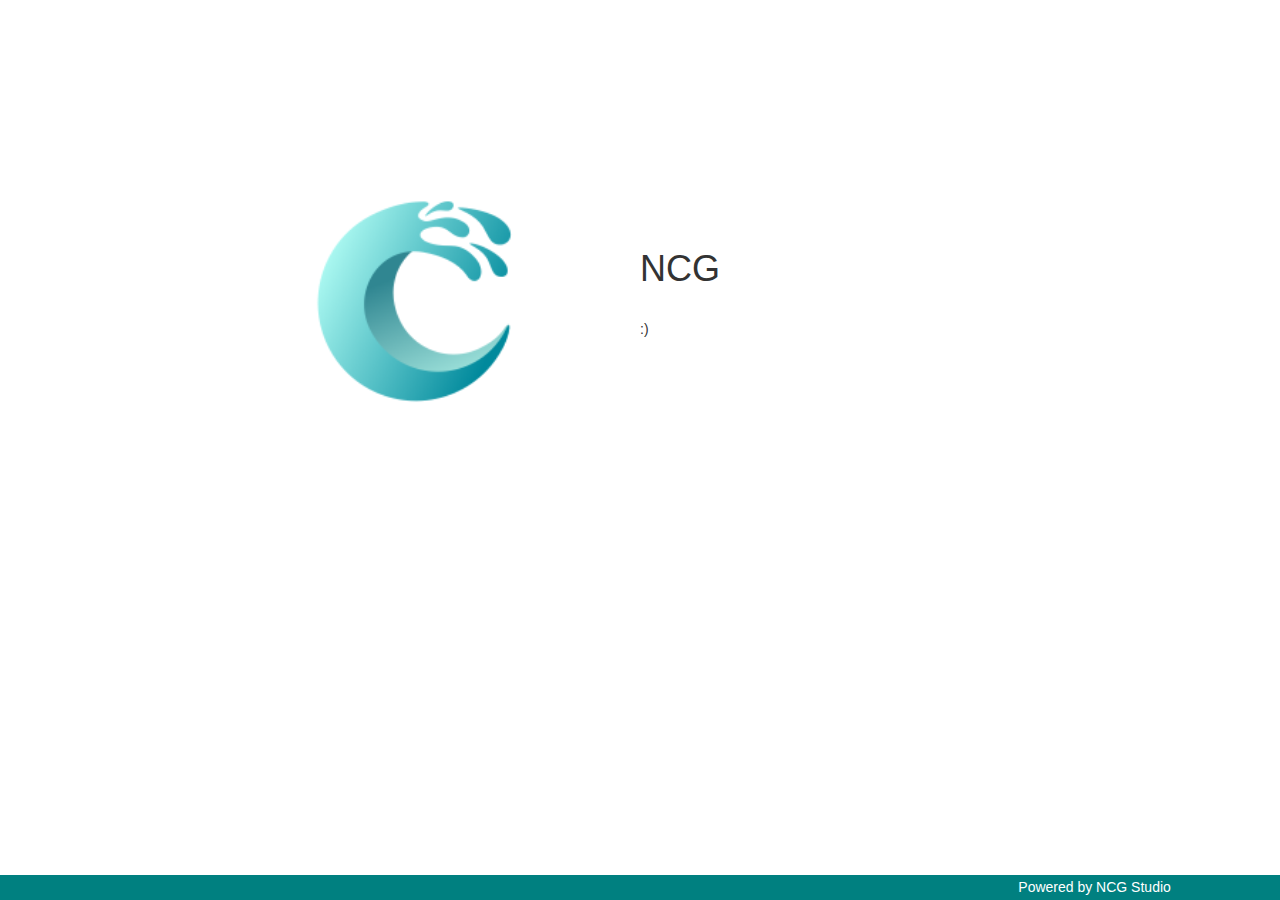
<file: index.html>
<!DOCTYPE html>
<html lang="zh" class=""><head><meta http-equiv="Content-Type" content="text/html; charset=UTF-8">
    
    <meta name="viewport" content="width=device-width, initial-scale=1, maximum-scale=1.0">
    <title>NCG</title>
    <link href="./bootstrap.min.css" rel="stylesheet">
    <link href="./error.css" type="text/css" rel="stylesheet" media="screen,projection">
<body>
<div id="errorbox"><div id="cnt"><div class="logo">
            <img src="./NCGs.png" height="256" width="256"></div>
        <div class="content">
            <h1>NCG</h1><br>
            :)</div></div></div>
<div id="footer" class="row navbar-fixed-bottom">
    <div class="col-md-11" id="copyright">Powered by NCG Studio</div></div>
</body></html>
</file>
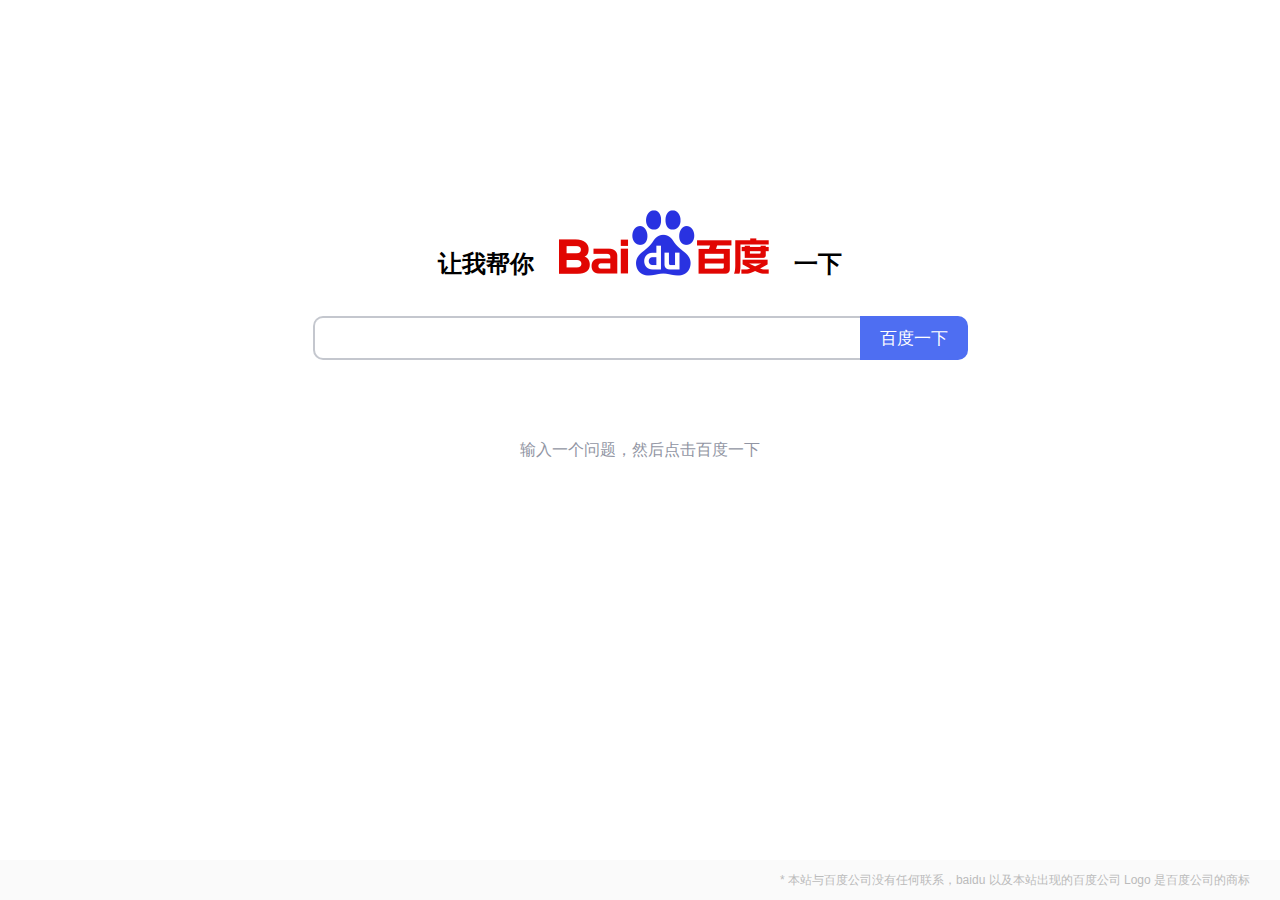
<file: baidu/index.html>
<!DOCTYPE html>
<html xmlns="http://www.w3.org/1999/xhtml">
<head>
    <meta charset="utf-8">
    <meta name="renderer" content="webkit">
    <meta http-equiv="X-UA-Compatible" content="IE=edge">
    <meta http-equiv="Cache-Control" content="no-transform">
    <meta http-equiv="Cache-Control" content="no-siteapp">
    <meta name="viewport" content="width=device-width, initial-scale=1">
    
    <title>让我帮你百度一下 | Let Me Baidu That For You</title>
    
    <link rel="shortcut icon" href="favicon.ico">
    <link rel="stylesheet" href="css/style.css" />
    
    <script src="js/jquery.min.js"></script>
    <script src="js/base64.min.js"></script>
    <script src="js/clipboard.min.js"></script>
    <script src="js/script.js"></script>
</head>
<body>
    <section id="search">
        <div class="search-header">
            <h2>
                <span class="let-me">让我帮你</span> 
                <img src="img/baidu_logo.png" alt="百度" title="让我帮你百度一下"> 
                <span class="for-you">一下</span>
            </h2>
        </div>
        
        <form id="search-form">
            <div class="search-form-group">
                <div class="search-form-input">
                    <input type="search" id="kw" maxlength="255" autocomplete="off" required>
                </div>
                <button id="search-submit">百度一下</button>
            </div>
        </form>
    </section>
    
    <section id="function">
        <p id="tips">输入一个问题，然后点击百度一下</p>
        
        <button id="stop">快停下！我是自己人</button>
        
        <div id="output">
            <textarea id="url-output" rows="3" readonly></textarea>
            <div class="tool-btns">
                <button data-clipboard-target="#url-output">复制</button>
                <button id="preview">预览</button>
            </div>
        </div>
    </section>
    
    <footer id="footer">
        <ul class="footer-right">
            <li>* 本站与百度公司没有任何联系，baidu 以及本站出现的百度公司 Logo 是百度公司的商标</li>
        </ul>
    </footer>
    
    <div id="arrow"></div>
</body>
</html>
</file>
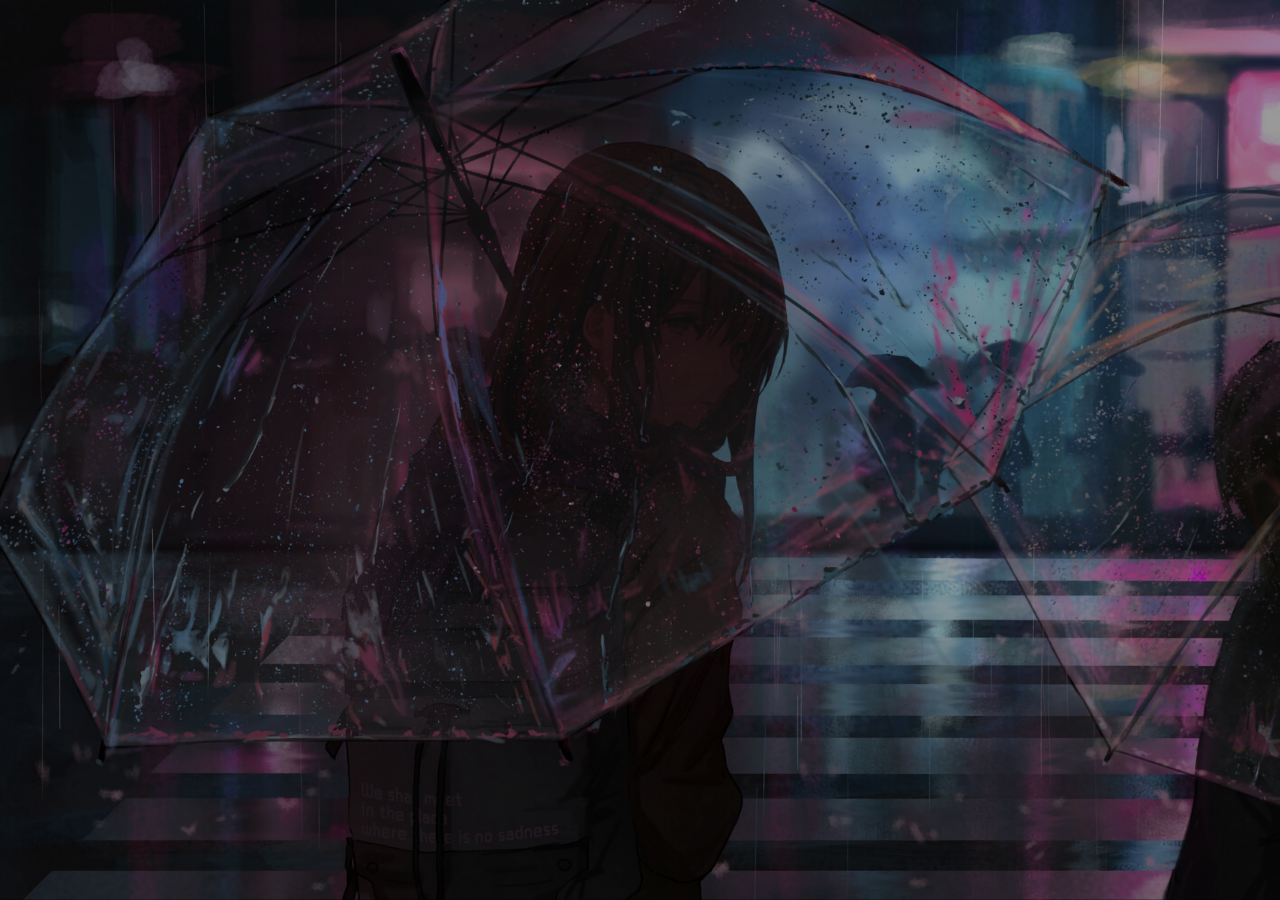
<file: loadscreen-gmod/index.html>
<!DOCTYPE html>
<html lang="zh">
  <head>
    <meta charset="UTF-8" />
    <meta name="viewport" content="width=device-width, initial-scale=1.0" />
    <meta http-equiv="X-UA-Compatible" content="ie=edge" />
    <script type="text/javascript">
      document.write(
        '<link rel="stylesheet" href="css/main.css?' + Math.random() + '">'
      );
    </script>
    <link
      href="https://fonts.googleapis.com/css?family=Ubuntu|Ubuntu+Condensed|Ubuntu+Mono&display=swap"
      rel="stylesheet"
    />
    <!-- <link rel="stylesheet" href="css/main.css" /> -->
    <title>Loading Screen</title>
  </head>
  <body>
    <div class="background"></div>
    <div class="overhaul"></div>

    <nav>
      <div id="announcement"></div>
      <span id="map">你正在玩 </span>
      <span id="steamid"></span>
    </nav>

    <div id="debug"></div>

    <main>
      <div class="title">
        <h2>欢迎,</h2>
        <h1 id="title"></h1>
        <div id="history"></div>
      </div>
      <div class="under-nav"></div>
      <div class="loading-box"></div>
    </main>

    <script src="js/lib/jquery-3.4.1.min.js"></script>
    <script type="text/javascript">
      document.write(
        '<script src="js/config.js?' + Math.random() + '"><\/script>'
      );
      document.write(
        '<script src="js/main.js?' + Math.random() + '"><\/script>'
      );
    </script>
    <!-- <script src="config.js"></script> -->
    <!-- <script src="js/main.js"></script> -->
  </body>
</html>
</file>
<file: error.css>
#errorbox{position:absolute;top:20%;left:50%;width:700px;transform:translateX(-50%)}#cnt{position:relative}.logo{position:absolute;height:100%;width:40%;left:0%}.content{position:absolute;padding:7% 0;top:50%;width:50%;right:0%}#footer{background-color:teal;color:#fff;height:25px;line-height:25px}#copyright{text-align:right}
</file>
<file: baidu/css/style.css>
@charset "utf-8";

html, body, 
div, section, header, footer,
button, input, textarea,
p, ul, li {
    margin: 0;
    padding: 0;
    box-sizing: border-box;
    font-family: Microsoft Yahei, "微软雅黑", "Helvetica Neue", Helvetica, Hiragino Sans GB, WenQuanYi Micro Hei, sans-serif;
} 

img {
    outline: none;
}

html, body {
    width: 100%;
    height: 100%;
    overflow-x: hidden;
}


/* 搜索框 */
#search {
    position: relative;
    height: 40%;
    min-height: 314px;
    max-height: 510px;
    margin: 0 auto;
    text-align: center;
}

#search-form {
    position: absolute;
    width: 100%;
    bottom: 0;
}

.search-form-group {
    position: relative;
    max-width: 655px;
    margin: 0 auto;
}

.search-form-input {
    position: absolute;
    left: 0;
    right: 108px;
    vertical-align: top;
    overflow: hidden;
}

.search-form-input input {
    width: 100%;
    height: 44px;
    padding: 12px 16px;
    font-size: 16px;
    outline: 0;
    box-shadow: none;
    border-radius: 10px 0 0 10px;
    border: 2px solid #c4c7ce;
    border-right: none;
    background: #fff;
    color: #222;
}
.search-form-group input:hover {
    border-color: #9195a3;
}
.search-form-group input:focus {
    border-color: #4e6ef2;
}

.search-form-group button {
    cursor: pointer;
    width: 108px;
    height: 44px;
    line-height: 45px;
    padding: 0;
    background: #4e6ef2;
    border-radius: 0 10px 10px 0;
    font-size: 17px;
    color: #fff;
    box-shadow: none;
    font-weight: 400;
    border: none;
    outline: 0;
    float: right;
    z-index: 1;
}
.search-form-group button:active {
    background-color: #4662d9;
}
.search-form-group button:hover {
    background-color: #4662d9;
}

.search-header {
    position: absolute;
    bottom: 60px;
    width: 100%;
}

.search-header h2 {
    font-size: 24px;
    font-weight: 900;
}

.search-header img {
    display: inline-block;
    width: 270px;
    margin: 0 -12px -16px;
}

/* 功能区 */
#function {
    position: absolute;
    width: 100%;
    min-height: 220px;
    text-align: center;
    margin-top: 80px;
}

#tips {
    color: #9195a3;
    font-size: 16px;
}

#stop {
    display: none;
    border: none;
    padding: 8px 15px;
    border-radius: 100px;
    color: #bababa;
    background: #f1f1f1;
    outline: none;
    cursor: pointer;
    margin-top: 50px;
}

#output {
    display: none;
    width: 100%;
    max-width: 400px;
    margin: 20px auto;
}

#output textarea {
    width: 100%;
    padding: 5px 8px;
    border-radius: 3px;
    border: 1px solid #c8c8c8;
    outline: none;
}
#output textarea:focus {
    border-color: #4285f4;
    box-shadow: 0 0 2px #4285f4;
}

#output .tool-btns {
    text-align: right;
    margin-top: 8px;
}

#output button {
    outline: none;
    cursor: pointer;
    color: #fff;
    background: #3f89ec;
    border: none;
    margin-left: 8px;
    padding: 6px 14px;
    border-radius: 3px;
}
#output button:hover {
    background: #4490f7;
}
#output button:focus {
    background: #3a84e8;
}


/* 页脚 */
#footer {
    width: 100%;
    position: fixed;
    z-index: 100;
    bottom: 0;
    left: 0;
    height: 40px;
    line-height: 40px;
    font-size: 12px;
    overflow: hidden;
    background-color: #fafafa;
    padding: 0 20px;
}

#footer li {
    list-style: none;
    display: inline-block;
    float: left;
    padding: 0 10px;
}

.footer-left, .footer-left a {
    color: #9195a3;
    text-decoration: none;
}

.footer-right {
    float: right;
}
.footer-right, .footer-right a {
    color: #bbb;
}


/* 鼠标指示箭头 */
#arrow {
    display: none;
    position: absolute;
    left: 0;
    top: 0;
    width: 50px;
    height: 50px;
    z-index: 999;
    background: url(../img/arrow.png) no-repeat;
}

#arrow::after {
    content: '';
    position: absolute;
    top: -13px;
    left: -15px;
    z-index: -1;
    border-radius: 9em;
    box-shadow: 0 0 0 7px rgba(0,0,0,.4);
    width: 30px;
    height: 30px;
    opacity: 0;
}

#arrow.active::after {
    -webkit-animation: bubble-scale 1s ease;
            animation: bubble-scale 1s ease;
}

@-webkit-keyframes bubble-scale {
    from {
        transform: scale(0);
        opacity: 1
    }
    to {
        transform:scale(2);
        opacity: 0
    }
}

@keyframes bubble-scale {
    from {
        transform: scale(0);
        opacity: 1
    }
    to {
        transform: scale(2);
        opacity: 0
    }
}



/* 响应式优化 */
@media screen and (max-width: 650px) {  
    #search {
        margin: 0 10px;
        height: auto;
        min-height: 200px;
    }
    
    .search-header img {
        width: 180px;
        margin: 0 -16px -12px;
    }
    
    #search-form {
        bottom: 10px;
        border: 1px solid #363636;
    }
    
    .search-form-input {
        right: 81px;
    }
    
    .search-form-input input {
        border: none;
        border-radius: 0;
        padding: 12px;
    }
    
    .search-form-group button {
        width: 81px;
        height: 44px;
        padding: 0 10px;
        border: none;
        border-left: 1px solid #e8e8e8;
        border-radius: 0;
        font-size: 16px;
        font-weight: 700;
        line-height: 46px;
        white-space: nowrap;
        letter-spacing: -1px;
        color: #38f;
        background: #fff;
    }
    
    .search-form-group button:active {
        background-color: #fdfafa;
    }
    .search-form-group button:hover {
        background-color: #fdfafa;
    }
    
    #function {
        position: relative;
        top: 0;
        margin-top: 50px;
        padding: 0 10px;
    }
    
    #stop {
        margin-top: 30px;
    }
    
    #footer {
        padding: 0;
    }
    
    #arrow {
        background: url(../img/hand.png) no-repeat;
    }
}
</file>
<file: loadscreen-gmod/css/main.css>
body {
  font-family: "Ubuntu Mono", "Arial";
  margin: 0;
  color: white;
  background-color: black;
}

nav,
main {
  display: none;
}

nav {
  background-color: rgba(0, 0, 0, 0.5);
  padding: 1%;
  overflow: auto;
}
h2 {
  font-size: 1.5em;
  color: rgb(250, 250, 250);
  margin: 0;
}
h1 {
  margin-top: 10px;
}
#title,
#map,
#steamid {
  display: none;
}
#steamid {
  float: right;
}
#announcement {
  position: absolute;
  width: 98%;
  text-align: center;
}
#history {
  position: absolute;
  text-align: center;
  width: 100%;
  color: rgb(240, 240, 240);
  text-shadow: none;
}
.background {
  z-index: -2;
  width: 100%;
  height: 100%;
  position: fixed;
  background-image: url("../images/default.jpg");
  background-repeat: no-repeat;
  background-size: cover;
}
.overhaul {
  z-index: -1;
  width: 100%;
  height: 100%;
  position: fixed;
  background-color: rgba(0, 0, 0, 0.4);
  transition-duration: 1s;
}
.title {
  text-align: center;
  top: 40%;
  width: 100%;
  position: absolute;
  text-shadow: 1px 1px 1px rgba(0, 0, 0, 0.8);
}
.under-nav {
  left: 0;
  bottom: 0;
  position: absolute;
  width: 70%;
  height: 3%;
  background-color: rgba(0, 0, 0, 0.5);
}
.loading-box {
  right: 0;
  bottom: 0;
  position: absolute;
  width: 30%;
  height: 15%;
  background-color: rgba(0, 0, 0, 0.5);
}
</file>
